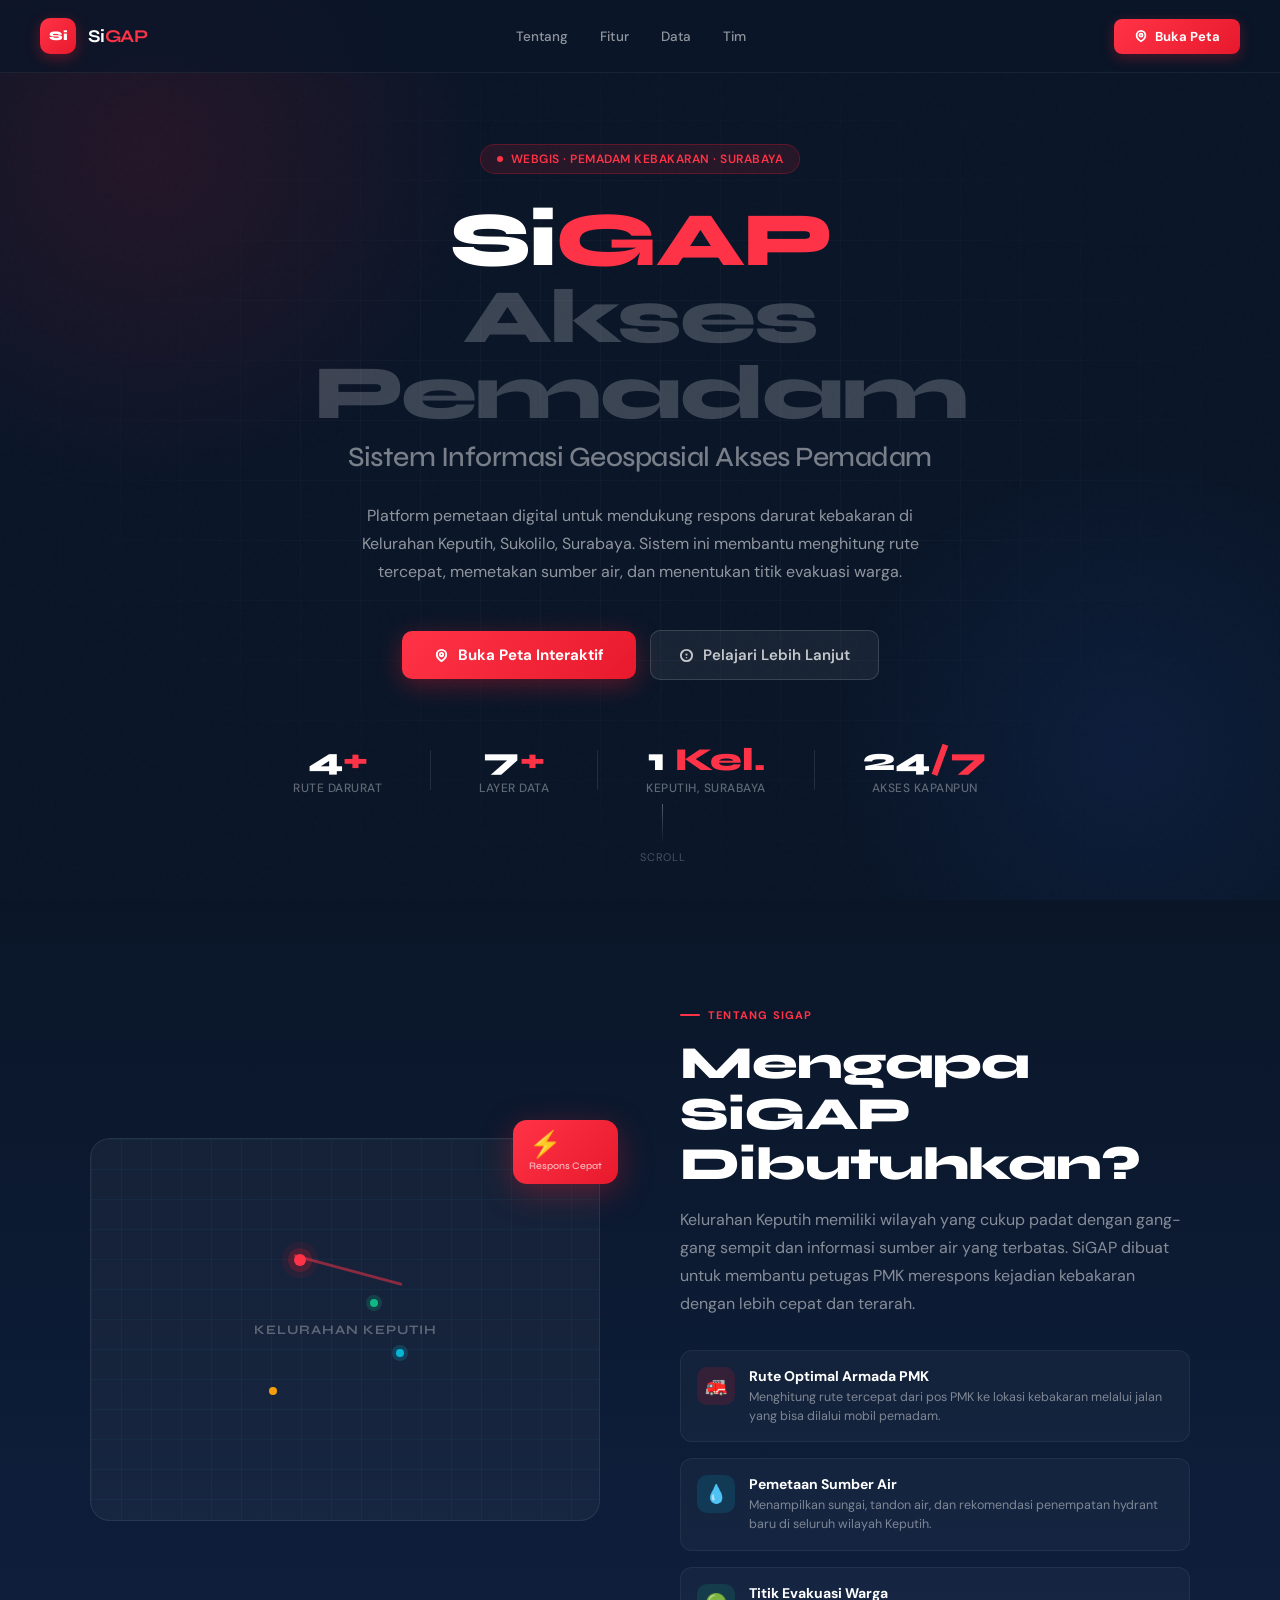
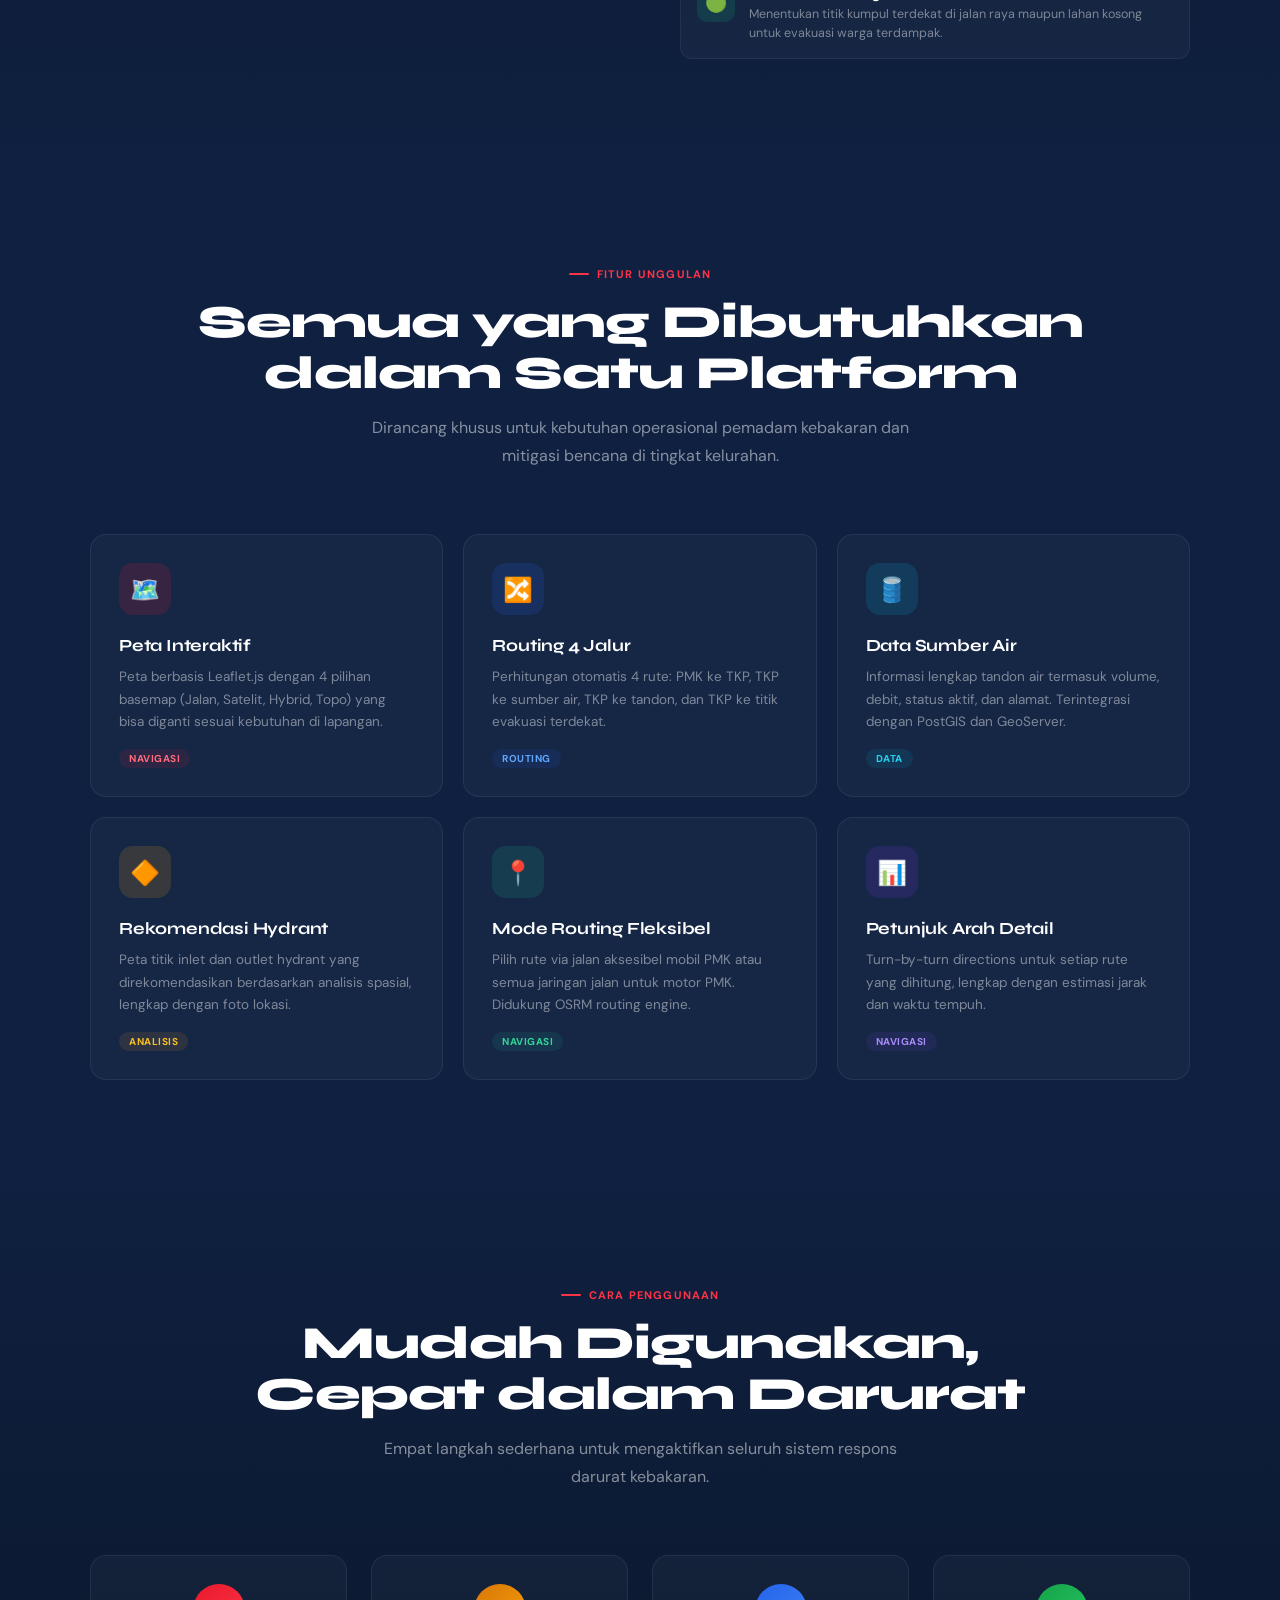
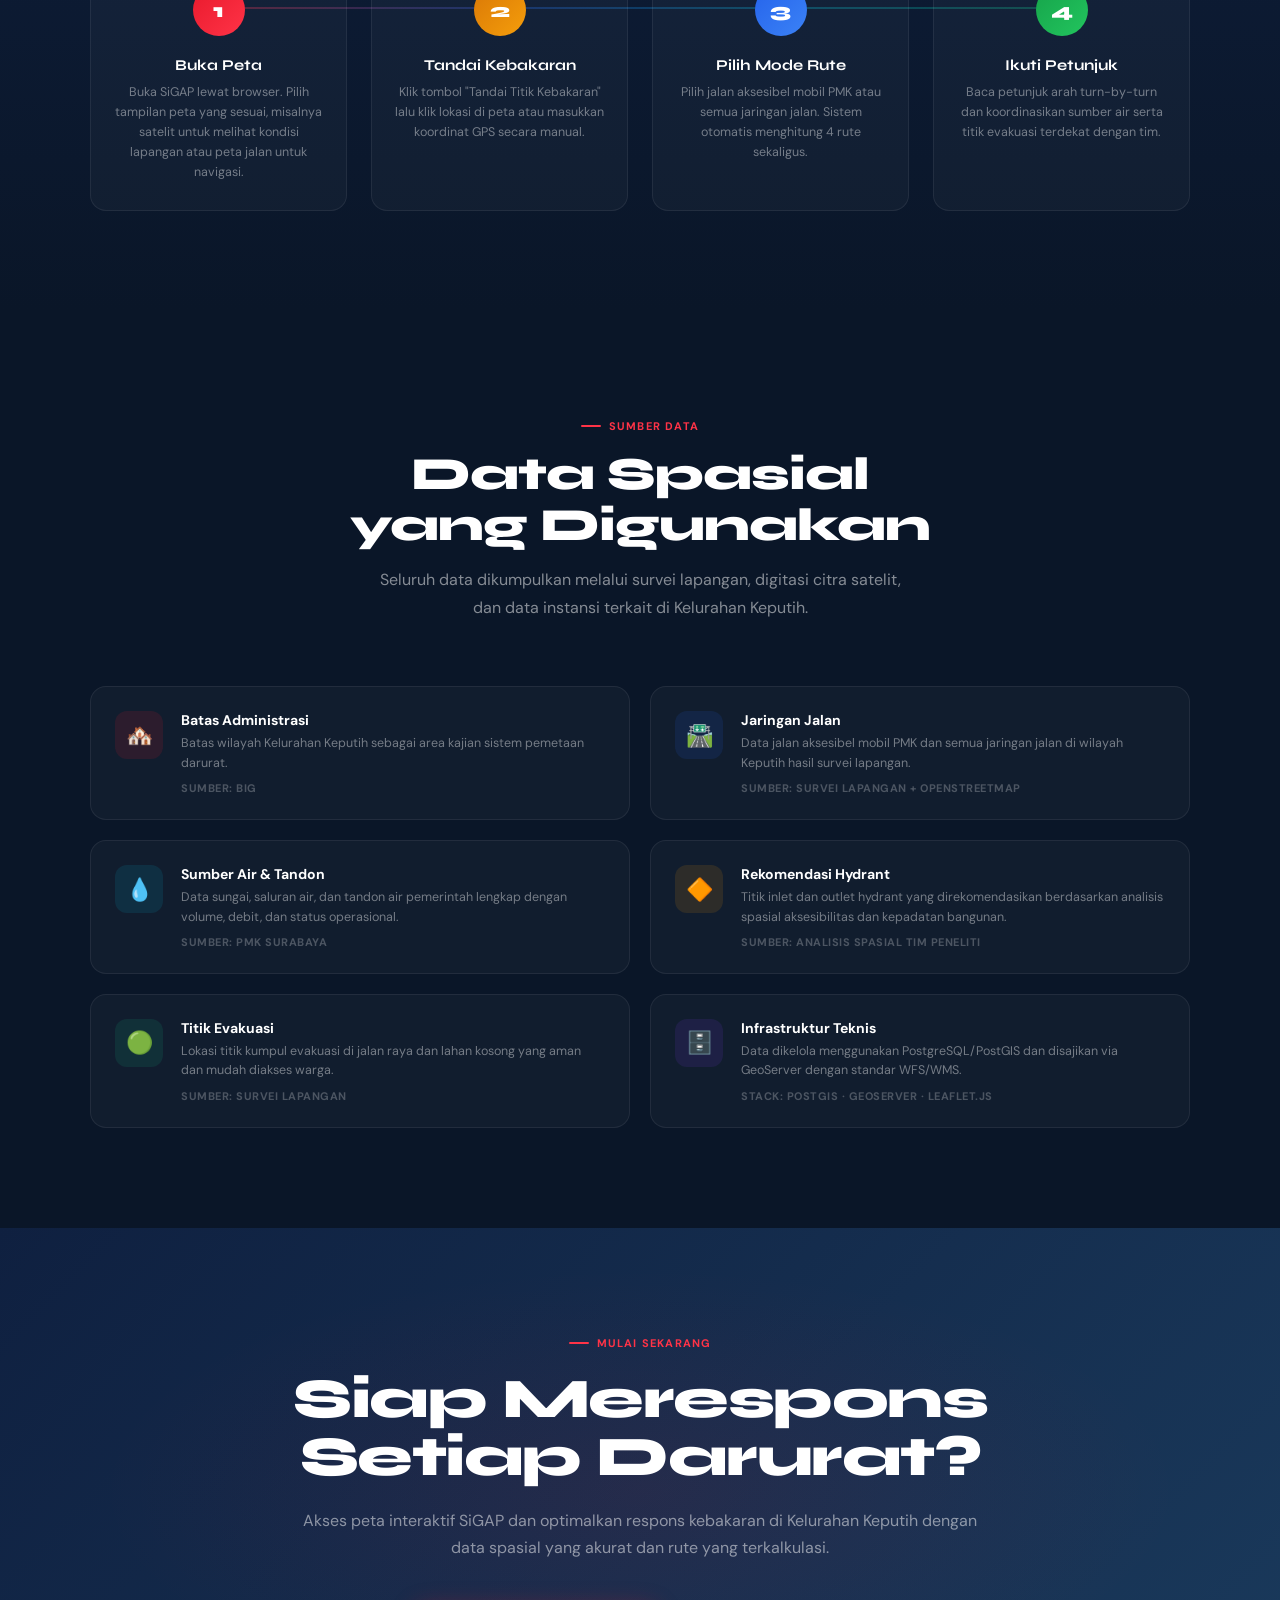
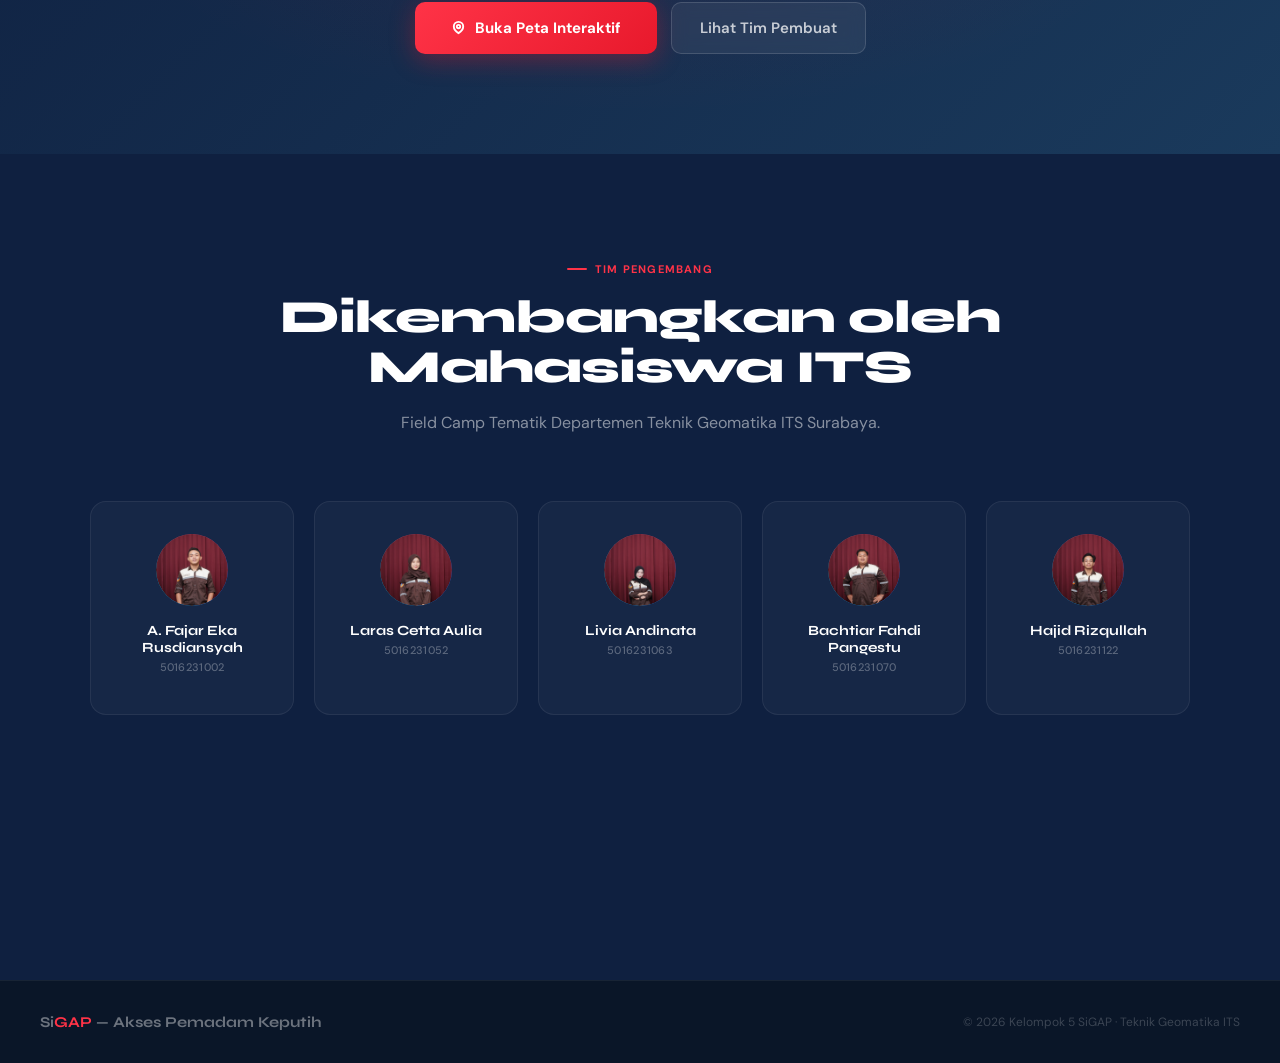
<file: sigap-vercel/index.html>
<!DOCTYPE html>
<html lang="id">
<head>
<meta charset="UTF-8"/>
<meta name="viewport" content="width=device-width,initial-scale=1"/>
<title>SiGAP — Sistem Informasi Geospasial Akses Pemadam Keputih</title>
<link rel="preconnect" href="https://fonts.googleapis.com"/>
<link href="https://fonts.googleapis.com/css2?family=Syne:wght@400;500;600;700;800&family=DM+Sans:ital,wght@0,300;0,400;0,500;0,600;1,400&display=swap" rel="stylesheet"/>
<style>
:root {
  --navy:   #0a1628;
  --navy2:  #0f2040;
  --navy3:  #1a3a5c;
  --red:    #e8192c;
  --red2:   #ff3347;
  --blue:   #2563eb;
  --teal:   #06b6d4;
  --green:  #10b981;
  --amber:  #f59e0b;
  --white:  #ffffff;
  --off:    #f0f4f8;
  --muted:  #64748b;
  --text:   #0d1b2a;
}

*,*::before,*::after{box-sizing:border-box;margin:0;padding:0}
html{scroll-behavior:smooth}
body{
  font-family:'DM Sans',sans-serif;
  background:var(--navy);
  color:var(--white);
  overflow-x:hidden;
}

/* ── NOISE TEXTURE ─────────────────────────── */
body::before{
  content:'';
  position:fixed;inset:0;
  background-image:url("data:image/svg+xml,%3Csvg viewBox='0 0 256 256' xmlns='http://www.w3.org/2000/svg'%3E%3Cfilter id='noise'%3E%3CfeTurbulence type='fractalNoise' baseFrequency='0.9' numOctaves='4' stitchTiles='stitch'/%3E%3C/filter%3E%3Crect width='100%25' height='100%25' filter='url(%23noise)' opacity='0.04'/%3E%3C/svg%3E");
  pointer-events:none;z-index:0;opacity:.4;
}

/* ── NAV ───────────────────────────────────── */
nav{
  position:fixed;top:0;left:0;right:0;z-index:900;
  padding:18px 40px;
  display:flex;align-items:center;justify-content:space-between;
  background:rgba(10,22,40,.7);
  backdrop-filter:blur(20px);
  border-bottom:1px solid rgba(255,255,255,.06);
  transition:all .3s;
}
.nav-brand{display:flex;align-items:center;gap:12px;text-decoration:none}
.nav-logo-box{
  width:36px;height:36px;border-radius:10px;
  background:linear-gradient(135deg,var(--red2),var(--red));
  display:flex;align-items:center;justify-content:center;
  font-family:'Syne',sans-serif;font-weight:800;font-size:13px;color:#fff;
  box-shadow:0 4px 14px rgba(232,25,44,.35);
}
.nav-name{
  font-family:'Syne',sans-serif;font-weight:700;font-size:18px;
  color:#fff;letter-spacing:-.2px;
}
.nav-name span{color:var(--red2)}
.nav-links{display:flex;align-items:center;gap:32px}
.nav-links a{
  color:rgba(255,255,255,.55);font-size:13.5px;font-weight:500;
  text-decoration:none;transition:color .2s;letter-spacing:.1px;
}
.nav-links a:hover{color:#fff}
.nav-cta{
  background:linear-gradient(135deg,var(--red2),var(--red));
  color:#fff;border:none;
  padding:9px 20px;border-radius:8px;
  font-size:13px;font-weight:700;font-family:'DM Sans',sans-serif;
  cursor:pointer;transition:all .2s;
  box-shadow:0 4px 14px rgba(232,25,44,.3);
  text-decoration:none;display:inline-flex;align-items:center;gap:7px;
}
.nav-cta:hover{transform:translateY(-1px);box-shadow:0 6px 20px rgba(232,25,44,.45)}

/* ── HERO ──────────────────────────────────── */
#hero{
  min-height:100vh;
  display:flex;align-items:center;justify-content:center;
  position:relative;overflow:hidden;
  padding:120px 40px 80px;
}

/* Radial glow backgrounds */
.hero-glow-1{
  position:absolute;top:-200px;left:-200px;
  width:700px;height:700px;border-radius:50%;
  background:radial-gradient(circle,rgba(232,25,44,.12) 0%,transparent 70%);
  pointer-events:none;
}
.hero-glow-2{
  position:absolute;bottom:-150px;right:-150px;
  width:600px;height:600px;border-radius:50%;
  background:radial-gradient(circle,rgba(37,99,235,.1) 0%,transparent 70%);
  pointer-events:none;
}

/* Grid lines decoration */
.hero-grid{
  position:absolute;inset:0;
  background-image:
    linear-gradient(rgba(255,255,255,.025) 1px,transparent 1px),
    linear-gradient(90deg,rgba(255,255,255,.025) 1px,transparent 1px);
  background-size:60px 60px;
  pointer-events:none;
  mask-image:radial-gradient(ellipse at center,black 30%,transparent 80%);
}

.hero-content{
  max-width:900px;text-align:center;position:relative;z-index:1;
}

.hero-badge{
  display:inline-flex;align-items:center;gap:8px;
  background:rgba(232,25,44,.12);border:1px solid rgba(232,25,44,.3);
  padding:6px 16px;border-radius:30px;
  font-size:12px;font-weight:600;color:var(--red2);
  letter-spacing:.5px;text-transform:uppercase;
  margin-bottom:28px;
  animation:fadeUp .8s ease both;
}
.hero-badge-dot{
  width:6px;height:6px;border-radius:50%;background:var(--red2);
  animation:blink 1.5s ease infinite;
}
@keyframes blink{0%,100%{opacity:1}50%{opacity:.2}}

.hero-title{
  font-family:'Syne',sans-serif;
  font-size:clamp(42px,6vw,80px);
  font-weight:800;
  line-height:1.0;
  letter-spacing:-2px;
  margin-bottom:8px;
  animation:fadeUp .8s .1s ease both;
}
.hero-title .t-red{color:var(--red2)}
.hero-title .t-dim{color:rgba(255,255,255,.2)}

.hero-title-sub{
  font-family:'Syne',sans-serif;
  font-size:clamp(18px,2.5vw,28px);
  font-weight:500;color:rgba(255,255,255,.45);
  letter-spacing:-0.5px;margin-bottom:28px;
  animation:fadeUp .8s .15s ease both;
}

.hero-desc{
  font-size:16px;line-height:1.75;
  color:rgba(255,255,255,.55);
  max-width:620px;margin:0 auto 44px;
  font-weight:400;
  animation:fadeUp .8s .2s ease both;
}

.hero-btns{
  display:flex;align-items:center;justify-content:center;gap:14px;
  flex-wrap:wrap;margin-bottom:64px;
  animation:fadeUp .8s .3s ease both;
}
.btn-primary{
  background:linear-gradient(135deg,var(--red2),var(--red));
  color:#fff;border:none;
  padding:14px 32px;border-radius:10px;
  font-size:15px;font-weight:700;font-family:'DM Sans',sans-serif;
  cursor:pointer;transition:all .25s;
  box-shadow:0 6px 24px rgba(232,25,44,.35);
  text-decoration:none;display:inline-flex;align-items:center;gap:9px;
}
.btn-primary:hover{transform:translateY(-2px);box-shadow:0 10px 32px rgba(232,25,44,.5)}
.btn-secondary{
  background:rgba(255,255,255,.06);
  border:1px solid rgba(255,255,255,.14);
  color:rgba(255,255,255,.75);
  padding:14px 28px;border-radius:10px;
  font-size:15px;font-weight:600;font-family:'DM Sans',sans-serif;
  cursor:pointer;transition:all .2s;
  text-decoration:none;display:inline-flex;align-items:center;gap:9px;
  backdrop-filter:blur(8px);
}
.btn-secondary:hover{background:rgba(255,255,255,.12);color:#fff;border-color:rgba(255,255,255,.28)}

/* Hero stats */
.hero-stats{
  display:flex;align-items:center;justify-content:center;gap:48px;
  flex-wrap:wrap;
  animation:fadeUp .8s .4s ease both;
}
.hstat{text-align:center}
.hstat-num{
  font-family:'Syne',sans-serif;font-size:32px;font-weight:800;
  color:#fff;line-height:1;margin-bottom:4px;
}
.hstat-num span{color:var(--red2)}
.hstat-label{font-size:12px;color:rgba(255,255,255,.35);font-weight:500;text-transform:uppercase;letter-spacing:.5px}
.hstat-div{width:1px;height:40px;background:rgba(255,255,255,.1)}

@keyframes fadeUp{
  from{opacity:0;transform:translateY(20px)}
  to{opacity:1;transform:translateY(0)}
}

/* ── SCROLL INDICATOR ─────────────────────── */
.scroll-ind{
  position:absolute;bottom:36px;left:50%;transform:translateX(-50%);
  display:flex;flex-direction:column;align-items:center;gap:6px;
  color:rgba(255,255,255,.25);font-size:11px;letter-spacing:.8px;text-transform:uppercase;
  animation:fadeUp 1s .6s ease both;
}
.scroll-ind-line{
  width:1px;height:40px;
  background:linear-gradient(to bottom,rgba(255,255,255,.3),transparent);
  animation:scrollLine 2s ease infinite;
}
@keyframes scrollLine{0%{transform:scaleY(0);transform-origin:top}50%{transform:scaleY(1);transform-origin:top}51%{transform:scaleY(1);transform-origin:bottom}100%{transform:scaleY(0);transform-origin:bottom}}

/* ── SECTION BASE ──────────────────────────── */
section{position:relative;z-index:1}
.section-tag{
  display:inline-flex;align-items:center;gap:8px;
  font-size:11px;font-weight:700;text-transform:uppercase;letter-spacing:1.2px;
  color:var(--red2);margin-bottom:16px;
}
.section-tag::before{
  content:'';width:20px;height:2px;background:var(--red2);border-radius:2px;
}
.section-title{
  font-family:'Syne',sans-serif;
  font-size:clamp(28px,4vw,46px);
  font-weight:800;line-height:1.1;
  letter-spacing:-1px;margin-bottom:16px;
}
.section-desc{
  font-size:16px;line-height:1.75;
  color:rgba(255,255,255,.5);max-width:540px;
}

/* ── ABOUT SECTION ─────────────────────────── */
#about{
  padding:100px 40px;
  background:linear-gradient(180deg,var(--navy) 0%,var(--navy2) 100%);
}
.about-inner{
  max-width:1100px;margin:0 auto;
  display:grid;grid-template-columns:1fr 1fr;gap:80px;align-items:center;
}
.about-visual{
  position:relative;
}
.about-map-mockup{
  background:rgba(255,255,255,.04);
  border:1px solid rgba(255,255,255,.08);
  border-radius:20px;overflow:hidden;
  aspect-ratio:4/3;
  display:flex;align-items:center;justify-content:center;
  position:relative;
}
.amap-grid{
  position:absolute;inset:0;
  background-image:
    linear-gradient(rgba(6,182,212,.06) 1px,transparent 1px),
    linear-gradient(90deg,rgba(6,182,212,.06) 1px,transparent 1px);
  background-size:30px 30px;
}
.amap-dot{
  position:absolute;border-radius:50%;
}
.amap-dot-1{width:12px;height:12px;background:var(--red2);top:30%;left:40%;box-shadow:0 0 0 6px rgba(232,25,44,.2),0 0 0 12px rgba(232,25,44,.08)}
.amap-dot-2{width:8px;height:8px;background:var(--teal);top:55%;left:60%;box-shadow:0 0 0 4px rgba(6,182,212,.2)}
.amap-dot-3{width:8px;height:8px;background:var(--green);top:42%;left:55%;box-shadow:0 0 0 4px rgba(16,185,129,.2)}
.amap-dot-4{width:8px;height:8px;background:var(--amber);top:65%;left:35%}
.amap-line{
  position:absolute;background:var(--red2);opacity:.5;
  height:3px;border-radius:3px;transform-origin:left;
  top:30%;left:40%;width:22%;transform:rotate(15deg);
}
.amap-center-label{
  font-family:'Syne',sans-serif;font-size:13px;font-weight:700;
  color:rgba(255,255,255,.3);letter-spacing:1px;text-transform:uppercase;
}

.about-badge-float{
  position:absolute;top:-18px;right:-18px;
  background:linear-gradient(135deg,var(--red2),var(--red));
  border-radius:14px;padding:12px 16px;
  box-shadow:0 8px 32px rgba(232,25,44,.35);
  font-family:'Syne',sans-serif;
}
.abf-num{font-size:26px;font-weight:800;color:#fff;line-height:1}
.abf-label{font-size:10px;color:rgba(255,255,255,.7);font-weight:500;margin-top:2px}

.about-content .section-desc{max-width:100%}
.feature-list{margin-top:32px;display:flex;flex-direction:column;gap:16px}
.feat-item{
  display:flex;align-items:flex-start;gap:14px;
  padding:16px;
  background:rgba(255,255,255,.03);
  border:1px solid rgba(255,255,255,.06);
  border-radius:12px;transition:all .2s;
}
.feat-item:hover{background:rgba(255,255,255,.06);border-color:rgba(255,255,255,.1)}
.feat-icon{
  width:38px;height:38px;border-radius:10px;
  display:flex;align-items:center;justify-content:center;
  font-size:18px;flex-shrink:0;
}
.feat-txt-title{font-size:14px;font-weight:700;color:#fff;margin-bottom:3px}
.feat-txt-sub{font-size:12.5px;color:rgba(255,255,255,.45);line-height:1.5}

/* ── FITUR SECTION ─────────────────────────── */
#fitur{
  padding:100px 40px;
  background:var(--navy2);
}
.fitur-inner{max-width:1100px;margin:0 auto}
.fitur-header{text-align:center;margin-bottom:64px}
.fitur-header .section-desc{margin:0 auto}

.fitur-grid{
  display:grid;
  grid-template-columns:repeat(3,1fr);
  gap:20px;
}
.fitur-card{
  background:rgba(255,255,255,.03);
  border:1px solid rgba(255,255,255,.07);
  border-radius:16px;padding:28px;
  transition:all .25s;position:relative;overflow:hidden;
}
.fitur-card::before{
  content:'';
  position:absolute;inset:0;
  background:linear-gradient(135deg,rgba(255,255,255,.03) 0%,transparent 60%);
  opacity:0;transition:opacity .3s;
}
.fitur-card:hover{
  transform:translateY(-4px);
  border-color:rgba(255,255,255,.15);
  box-shadow:0 20px 60px rgba(0,0,0,.3);
}
.fitur-card:hover::before{opacity:1}
.fc-icon{
  width:52px;height:52px;border-radius:14px;
  display:flex;align-items:center;justify-content:center;
  font-size:24px;margin-bottom:20px;
}
.fc-title{
  font-family:'Syne',sans-serif;font-size:17px;font-weight:700;
  color:#fff;margin-bottom:10px;letter-spacing:-.2px;
}
.fc-desc{font-size:13.5px;color:rgba(255,255,255,.45);line-height:1.65}
.fc-tag{
  display:inline-block;margin-top:16px;
  font-size:10px;font-weight:700;padding:3px 10px;border-radius:20px;
  text-transform:uppercase;letter-spacing:.5px;
}

/* ── CARA PAKAI SECTION ────────────────────── */
#cara{
  padding:100px 40px;
  background:linear-gradient(180deg,var(--navy2) 0%,var(--navy) 100%);
}
.cara-inner{max-width:1100px;margin:0 auto}
.cara-header{text-align:center;margin-bottom:64px}
.cara-header .section-desc{margin:0 auto}

.steps-wrap{
  display:grid;grid-template-columns:repeat(4,1fr);gap:24px;
  position:relative;
}
.steps-wrap::before{
  content:'';
  position:absolute;top:52px;left:12.5%;right:12.5%;height:2px;
  background:linear-gradient(90deg,var(--red2),var(--blue),var(--teal),var(--green));
  opacity:.3;
}
.step-card{
  text-align:center;padding:28px 20px;
  background:rgba(255,255,255,.03);
  border:1px solid rgba(255,255,255,.07);
  border-radius:16px;position:relative;
  transition:all .25s;
}
.step-card:hover{background:rgba(255,255,255,.06);transform:translateY(-3px)}
.step-num{
  width:52px;height:52px;border-radius:50%;
  margin:0 auto 20px;
  display:flex;align-items:center;justify-content:center;
  font-family:'Syne',sans-serif;font-size:20px;font-weight:800;color:#fff;
  position:relative;z-index:1;
}
.step-title{font-family:'Syne',sans-serif;font-size:15px;font-weight:700;color:#fff;margin-bottom:8px}
.step-desc{font-size:12.5px;color:rgba(255,255,255,.42);line-height:1.6}

/* ── DATA SECTION ──────────────────────────── */
#data{
  padding:100px 40px;
  background:var(--navy);
}
.data-inner{max-width:1100px;margin:0 auto}
.data-header{text-align:center;margin-bottom:64px}
.data-header .section-desc{margin:0 auto}

.data-grid{
  display:grid;grid-template-columns:repeat(2,1fr);gap:20px;
}
.data-card{
  display:flex;align-items:flex-start;gap:18px;
  padding:24px;
  background:rgba(255,255,255,.03);
  border:1px solid rgba(255,255,255,.07);
  border-radius:16px;transition:all .2s;
}
.data-card:hover{background:rgba(255,255,255,.06);border-color:rgba(255,255,255,.12)}
.dc-icon{
  width:48px;height:48px;border-radius:12px;
  display:flex;align-items:center;justify-content:center;
  font-size:22px;flex-shrink:0;
}
.dc-title{font-size:14px;font-weight:700;color:#fff;margin-bottom:5px}
.dc-desc{font-size:12.5px;color:rgba(255,255,255,.42);line-height:1.55}
.dc-count{
  margin-top:8px;font-size:11px;font-weight:700;
  color:rgba(255,255,255,.25);text-transform:uppercase;letter-spacing:.5px;
}

/* ── CTA SECTION ───────────────────────────── */
#cta{
  padding:100px 40px;
  background:linear-gradient(135deg,var(--navy2) 0%,var(--navy3) 100%);
  text-align:center;
}
.cta-inner{max-width:700px;margin:0 auto}
.cta-glow{
  position:absolute;inset:0;
  background:radial-gradient(ellipse at center,rgba(232,25,44,.08) 0%,transparent 60%);
  pointer-events:none;
}
.cta-title{
  font-family:'Syne',sans-serif;
  font-size:clamp(32px,5vw,56px);
  font-weight:800;line-height:1.05;
  letter-spacing:-1.5px;margin-bottom:20px;
}
.cta-desc{
  font-size:16px;color:rgba(255,255,255,.5);
  line-height:1.7;margin-bottom:40px;
}
.cta-btns{display:flex;justify-content:center;gap:14px;flex-wrap:wrap}

/* ── TEAM SECTION ──────────────────────────── */
#tim{
  padding:100px 40px;
  background:var(--navy2);
}
.tim-inner{max-width:1100px;margin:0 auto}
.tim-header{text-align:center;margin-bottom:64px}
.tim-header .section-desc{margin:0 auto}

.tim-grid{
  display:grid;
  grid-template-columns:repeat(4,1fr);
  gap:20px;
  margin-bottom:40px;
}
.tim-card{
  text-align:center;padding:32px 20px;
  background:rgba(255,255,255,.03);
  border:1px solid rgba(255,255,255,.07);
  border-radius:16px;transition:all .25s;
}
.tim-card:hover{
  background:rgba(255,255,255,.07);
  border-color:rgba(255,255,255,.15);
  transform:translateY(-4px);
  box-shadow:0 20px 60px rgba(0,0,0,.25);
}
.tim-avatar{
  width:72px;height:72px;border-radius:50%;
  margin:0 auto 16px;
  display:flex;align-items:center;justify-content:center;
  font-family:'Syne',sans-serif;font-size:26px;font-weight:800;color:#fff;
  position:relative;
}
.tim-avatar::after{
  content:'';
  position:absolute;inset:-3px;border-radius:50%;
  background:conic-gradient(var(--red2),var(--blue),var(--teal),var(--red2));
  z-index:-1;opacity:.6;
}
.tim-name{font-family:'Syne',sans-serif;font-size:14px;font-weight:700;color:#fff;margin-bottom:4px}
.tim-nim{font-size:11px;color:rgba(255,255,255,.3);font-weight:500;margin-bottom:8px;letter-spacing:.3px}
.tim-role{
  font-size:11px;font-weight:700;padding:3px 10px;border-radius:20px;
  display:inline-block;text-transform:uppercase;letter-spacing:.4px;
}

.tim-course{
  max-width:600px;margin:0 auto;
  text-align:center;
  padding:28px;
  background:rgba(255,255,255,.03);
  border:1px solid rgba(255,255,255,.07);
  border-radius:16px;
}
.tc-label{font-size:11px;font-weight:700;color:rgba(255,255,255,.3);text-transform:uppercase;letter-spacing:.8px;margin-bottom:10px}
.tc-name{font-family:'Syne',sans-serif;font-size:18px;font-weight:700;color:#fff;margin-bottom:4px}
.tc-univ{font-size:13px;color:rgba(255,255,255,.4)}

/* ── FOOTER ────────────────────────────────── */
footer{
  padding:32px 40px;
  background:var(--navy);
  border-top:1px solid rgba(255,255,255,.06);
  display:flex;align-items:center;justify-content:space-between;
  flex-wrap:wrap;gap:12px;
}
.foot-brand{
  font-family:'Syne',sans-serif;font-size:15px;font-weight:700;color:rgba(255,255,255,.4);
}
.foot-brand span{color:var(--red2)}
.foot-copy{font-size:12px;color:rgba(255,255,255,.2)}

/* ── SCROLL REVEAL ─────────────────────────── */
.reveal{
  opacity:0;transform:translateY(28px);
  transition:opacity .7s ease,transform .7s ease;
}
.reveal.visible{opacity:1;transform:none}
.reveal-d1{transition-delay:.1s}
.reveal-d2{transition-delay:.2s}
.reveal-d3{transition-delay:.3s}
.reveal-d4{transition-delay:.4s}

/* ── RESPONSIVE ────────────────────────────── */
@media(max-width:900px){
  .about-inner{grid-template-columns:1fr;gap:48px}
  .fitur-grid{grid-template-columns:1fr 1fr}
  .steps-wrap{grid-template-columns:1fr 1fr}
  .steps-wrap::before{display:none}
  .data-grid{grid-template-columns:1fr}
  .tim-grid{grid-template-columns:1fr 1fr}
  nav{padding:16px 20px}
  .nav-links{display:none}
}
@media(max-width:600px){
  .fitur-grid,.tim-grid{grid-template-columns:1fr}
  .hero-stats{gap:24px}
  .hstat-div{display:none}
  section{padding-left:20px!important;padding-right:20px!important}
  footer{flex-direction:column;text-align:center}
  .hero-title{letter-spacing:-1px;font-size:clamp(36px,10vw,60px)}
  .hero-content{padding:0 4px}
  body{overflow-x:hidden;max-width:100vw}
  .tim-grid[style]{grid-template-columns:repeat(2,1fr)!important}
  .hero-btns{flex-direction:column;align-items:stretch}
  .btn-primary,.btn-secondary{justify-content:center}
  nav{padding:12px 16px}
  .nav-cta{padding:8px 12px;font-size:12px}
}
</style>
</head>
<body>

<!-- NAV -->
<nav id="navbar">
  <a href="#" class="nav-brand">
    <div class="nav-logo-box">Si</div>
    <span class="nav-name">Si<span>GAP</span></span>
  </a>
  <div class="nav-links">
    <a href="#about">Tentang</a>
    <a href="#fitur">Fitur</a>
    <a href="#data">Data</a>
    <a href="#tim">Tim</a>
  </div>
  <a href="peta.html" class="nav-cta">
    <svg viewBox="0 0 16 16" width="14" fill="none" stroke="currentColor" stroke-width="2"><path d="M8 2C5.239 2 3 4.239 3 7c0 4 5 7 5 7s5-3 5-7c0-2.761-2.239-5-5-5z"/><circle cx="8" cy="7" r="1.8"/></svg>
    Buka Peta
  </a>
</nav>

<!-- HERO -->
<section id="hero">
  <div class="hero-glow-1"></div>
  <div class="hero-glow-2"></div>
  <div class="hero-grid"></div>
  <div class="hero-content">
    <div class="hero-badge">
      <span class="hero-badge-dot"></span>
      WebGIS · Pemadam Kebakaran · Surabaya
    </div>
    <h1 class="hero-title">
      Si<span class="t-red">GAP</span><br/>
      <span class="t-dim">Akses Pemadam</span>
    </h1>
    <p class="hero-title-sub">Sistem Informasi Geospasial Akses Pemadam</p>
    <p class="hero-desc">
      Platform pemetaan digital untuk mendukung respons darurat kebakaran di Kelurahan Keputih, Sukolilo, Surabaya. Sistem ini membantu menghitung rute tercepat, memetakan sumber air, dan menentukan titik evakuasi warga.
    </p>
    <div class="hero-btns">
      <a href="index.html" class="btn-primary">
        <svg viewBox="0 0 16 16" width="15" fill="none" stroke="currentColor" stroke-width="2"><path d="M8 2C5.239 2 3 4.239 3 7c0 4 5 7 5 7s5-3 5-7c0-2.761-2.239-5-5-5z"/><circle cx="8" cy="7" r="1.8"/></svg>
        Buka Peta Interaktif
      </a>
      <a href="#about" class="btn-secondary">
        <svg viewBox="0 0 16 16" width="15" fill="none" stroke="currentColor" stroke-width="2"><circle cx="8" cy="8" r="6"/><line x1="8" y1="6" x2="8" y2="8"/><circle cx="8" cy="10.5" r=".8" fill="currentColor" stroke="none"/></svg>
        Pelajari Lebih Lanjut
      </a>
    </div>
    <div class="hero-stats">
      <div class="hstat">
        <div class="hstat-num">4<span>+</span></div>
        <div class="hstat-label">Rute Darurat</div>
      </div>
      <div class="hstat-div"></div>
      <div class="hstat">
        <div class="hstat-num">7<span>+</span></div>
        <div class="hstat-label">Layer Data</div>
      </div>
      <div class="hstat-div"></div>
      <div class="hstat">
        <div class="hstat-num">1<span> Kel.</span></div>
        <div class="hstat-label">Keputih, Surabaya</div>
      </div>
      <div class="hstat-div"></div>
      <div class="hstat">
        <div class="hstat-num">24<span>/7</span></div>
        <div class="hstat-label">Akses Kapanpun</div>
      </div>
    </div>
  </div>
  <div class="scroll-ind">
    <div class="scroll-ind-line"></div>
    Scroll
  </div>
</section>

<!-- ABOUT -->
<section id="about">
  <div class="about-inner">
    <div class="about-visual reveal">
      <div class="about-map-mockup">
        <div class="amap-grid"></div>
        <div class="amap-dot amap-dot-1"></div>
        <div class="amap-dot amap-dot-2"></div>
        <div class="amap-dot amap-dot-3"></div>
        <div class="amap-dot amap-dot-4"></div>
        <div class="amap-line"></div>
        <div class="amap-center-label">Kelurahan Keputih</div>
      </div>
      <div class="about-badge-float">
        <div class="abf-num">⚡</div>
        <div class="abf-label">Respons Cepat</div>
      </div>
    </div>
    <div class="about-content reveal reveal-d1">
      <div class="section-tag">Tentang SiGAP</div>
      <h2 class="section-title">Mengapa SiGAP<br/>Dibutuhkan?</h2>
      <p class="section-desc">
        Kelurahan Keputih memiliki wilayah yang cukup padat dengan gang-gang sempit dan informasi sumber air yang terbatas. SiGAP dibuat untuk membantu petugas PMK merespons kejadian kebakaran dengan lebih cepat dan terarah.
      </p>
      <div class="feature-list">
        <div class="feat-item">
          <div class="feat-icon" style="background:rgba(232,25,44,.15)">🚒</div>
          <div>
            <div class="feat-txt-title">Rute Optimal Armada PMK</div>
            <div class="feat-txt-sub">Menghitung rute tercepat dari pos PMK ke lokasi kebakaran melalui jalan yang bisa dilalui mobil pemadam.</div>
          </div>
        </div>
        <div class="feat-item">
          <div class="feat-icon" style="background:rgba(6,182,212,.15)">💧</div>
          <div>
            <div class="feat-txt-title">Pemetaan Sumber Air</div>
            <div class="feat-txt-sub">Menampilkan sungai, tandon air, dan rekomendasi penempatan hydrant baru di seluruh wilayah Keputih.</div>
          </div>
        </div>
        <div class="feat-item">
          <div class="feat-icon" style="background:rgba(16,185,129,.15)">🟢</div>
          <div>
            <div class="feat-txt-title">Titik Evakuasi Warga</div>
            <div class="feat-txt-sub">Menentukan titik kumpul terdekat di jalan raya maupun lahan kosong untuk evakuasi warga terdampak.</div>
          </div>
        </div>
      </div>
    </div>
  </div>
</section>

<!-- FITUR -->
<section id="fitur">
  <div class="fitur-inner">
    <div class="fitur-header">
      <div class="section-tag">Fitur Unggulan</div>
      <h2 class="section-title reveal">Semua yang Dibutuhkan<br/>dalam Satu Platform</h2>
      <p class="section-desc reveal reveal-d1">Dirancang khusus untuk kebutuhan operasional pemadam kebakaran dan mitigasi bencana di tingkat kelurahan.</p>
    </div>
    <div class="fitur-grid">
      <div class="fitur-card reveal">
        <div class="fc-icon" style="background:rgba(232,25,44,.15)">🗺️</div>
        <div class="fc-title">Peta Interaktif</div>
        <div class="fc-desc">Peta berbasis Leaflet.js dengan 4 pilihan basemap (Jalan, Satelit, Hybrid, Topo) yang bisa diganti sesuai kebutuhan di lapangan.</div>
        <span class="fc-tag" style="background:rgba(232,25,44,.1);color:#ff6b7a">Navigasi</span>
      </div>
      <div class="fitur-card reveal reveal-d1">
        <div class="fc-icon" style="background:rgba(37,99,235,.15)">🔀</div>
        <div class="fc-title">Routing 4 Jalur</div>
        <div class="fc-desc">Perhitungan otomatis 4 rute: PMK ke TKP, TKP ke sumber air, TKP ke tandon, dan TKP ke titik evakuasi terdekat.</div>
        <span class="fc-tag" style="background:rgba(37,99,235,.1);color:#60a5fa">Routing</span>
      </div>
      <div class="fitur-card reveal reveal-d2">
        <div class="fc-icon" style="background:rgba(6,182,212,.15)">🛢️</div>
        <div class="fc-title">Data Sumber Air</div>
        <div class="fc-desc">Informasi lengkap tandon air termasuk volume, debit, status aktif, dan alamat. Terintegrasi dengan PostGIS dan GeoServer.</div>
        <span class="fc-tag" style="background:rgba(6,182,212,.1);color:#22d3ee">Data</span>
      </div>
      <div class="fitur-card reveal">
        <div class="fc-icon" style="background:rgba(245,158,11,.15)">🔶</div>
        <div class="fc-title">Rekomendasi Hydrant</div>
        <div class="fc-desc">Peta titik inlet dan outlet hydrant yang direkomendasikan berdasarkan analisis spasial, lengkap dengan foto lokasi.</div>
        <span class="fc-tag" style="background:rgba(245,158,11,.1);color:#fbbf24">Analisis</span>
      </div>
      <div class="fitur-card reveal reveal-d1">
        <div class="fc-icon" style="background:rgba(16,185,129,.15)">📍</div>
        <div class="fc-title">Mode Routing Fleksibel</div>
        <div class="fc-desc">Pilih rute via jalan aksesibel mobil PMK atau semua jaringan jalan untuk motor PMK. Didukung OSRM routing engine.</div>
        <span class="fc-tag" style="background:rgba(16,185,129,.1);color:#34d399">Navigasi</span>
      </div>
      <div class="fitur-card reveal reveal-d2">
        <div class="fc-icon" style="background:rgba(124,58,237,.15)">📊</div>
        <div class="fc-title">Petunjuk Arah Detail</div>
        <div class="fc-desc">Turn-by-turn directions untuk setiap rute yang dihitung, lengkap dengan estimasi jarak dan waktu tempuh.</div>
        <span class="fc-tag" style="background:rgba(124,58,237,.1);color:#a78bfa">Navigasi</span>
      </div>
    </div>
  </div>
</section>

<!-- CARA PAKAI -->
<section id="cara">
  <div class="cara-inner">
    <div class="cara-header">
      <div class="section-tag">Cara Penggunaan</div>
      <h2 class="section-title reveal">Mudah Digunakan,<br/>Cepat dalam Darurat</h2>
      <p class="section-desc reveal reveal-d1">Empat langkah sederhana untuk mengaktifkan seluruh sistem respons darurat kebakaran.</p>
    </div>
    <div class="steps-wrap">
      <div class="step-card reveal">
        <div class="step-num" style="background:linear-gradient(135deg,#e8192c,#ff3347)">1</div>
        <div class="step-title">Buka Peta</div>
        <div class="step-desc">Buka SiGAP lewat browser. Pilih tampilan peta yang sesuai, misalnya satelit untuk melihat kondisi lapangan atau peta jalan untuk navigasi.</div>
      </div>
      <div class="step-card reveal reveal-d1">
        <div class="step-num" style="background:linear-gradient(135deg,#d97706,#f59e0b)">2</div>
        <div class="step-title">Tandai Kebakaran</div>
        <div class="step-desc">Klik tombol "Tandai Titik Kebakaran" lalu klik lokasi di peta atau masukkan koordinat GPS secara manual.</div>
      </div>
      <div class="step-card reveal reveal-d2">
        <div class="step-num" style="background:linear-gradient(135deg,#2563eb,#3b82f6)">3</div>
        <div class="step-title">Pilih Mode Rute</div>
        <div class="step-desc">Pilih jalan aksesibel mobil PMK atau semua jaringan jalan. Sistem otomatis menghitung 4 rute sekaligus.</div>
      </div>
      <div class="step-card reveal reveal-d3">
        <div class="step-num" style="background:linear-gradient(135deg,#16a34a,#22c55e)">4</div>
        <div class="step-title">Ikuti Petunjuk</div>
        <div class="step-desc">Baca petunjuk arah turn-by-turn dan koordinasikan sumber air serta titik evakuasi terdekat dengan tim.</div>
      </div>
    </div>
  </div>
</section>

<!-- DATA -->
<section id="data">
  <div class="data-inner">
    <div class="data-header">
      <div class="section-tag">Sumber Data</div>
      <h2 class="section-title reveal">Data Spasial<br/>yang Digunakan</h2>
      <p class="section-desc reveal reveal-d1">Seluruh data dikumpulkan melalui survei lapangan, digitasi citra satelit, dan data instansi terkait di Kelurahan Keputih.</p>
    </div>
    <div class="data-grid">
      <div class="data-card reveal">
        <div class="dc-icon" style="background:rgba(232,25,44,.12)">🏘️</div>
        <div>
          <div class="dc-title">Batas Administrasi</div>
          <div class="dc-desc">Batas wilayah Kelurahan Keputih sebagai area kajian sistem pemetaan darurat.</div>
          <div class="dc-count">Sumber: BIG</div>
        </div>
      </div>
      <div class="data-card reveal reveal-d1">
        <div class="dc-icon" style="background:rgba(37,99,235,.12)">🛣️</div>
        <div>
          <div class="dc-title">Jaringan Jalan</div>
          <div class="dc-desc">Data jalan aksesibel mobil PMK dan semua jaringan jalan di wilayah Keputih hasil survei lapangan.</div>
          <div class="dc-count">Sumber: Survei lapangan + OpenStreetMap</div>
        </div>
      </div>
      <div class="data-card reveal">
        <div class="dc-icon" style="background:rgba(6,182,212,.12)">💧</div>
        <div>
          <div class="dc-title">Sumber Air & Tandon</div>
          <div class="dc-desc">Data sungai, saluran air, dan tandon air pemerintah lengkap dengan volume, debit, dan status operasional.</div>
          <div class="dc-count">Sumber: PMK Surabaya</div>
        </div>
      </div>
      <div class="data-card reveal reveal-d1">
        <div class="dc-icon" style="background:rgba(245,158,11,.12)">🔶</div>
        <div>
          <div class="dc-title">Rekomendasi Hydrant</div>
          <div class="dc-desc">Titik inlet dan outlet hydrant yang direkomendasikan berdasarkan analisis spasial aksesibilitas dan kepadatan bangunan.</div>
          <div class="dc-count">Sumber: Analisis spasial tim peneliti</div>
        </div>
      </div>
      <div class="data-card reveal">
        <div class="dc-icon" style="background:rgba(16,185,129,.12)">🟢</div>
        <div>
          <div class="dc-title">Titik Evakuasi</div>
          <div class="dc-desc">Lokasi titik kumpul evakuasi di jalan raya dan lahan kosong yang aman dan mudah diakses warga.</div>
          <div class="dc-count">Sumber: Survei lapangan</div>
        </div>
      </div>
      <div class="data-card reveal reveal-d1">
        <div class="dc-icon" style="background:rgba(124,58,237,.12)">🗄️</div>
        <div>
          <div class="dc-title">Infrastruktur Teknis</div>
          <div class="dc-desc">Data dikelola menggunakan PostgreSQL/PostGIS dan disajikan via GeoServer dengan standar WFS/WMS.</div>
          <div class="dc-count">Stack: PostGIS · GeoServer · Leaflet.js</div>
        </div>
      </div>
    </div>
  </div>
</section>

<!-- CTA -->
<section id="cta" style="position:relative">
  <div class="cta-glow"></div>
  <div class="cta-inner" style="position:relative;z-index:1">
    <div class="section-tag" style="justify-content:center;margin-bottom:20px">Mulai Sekarang</div>
    <h2 class="cta-title reveal">Siap Merespons<br/>Setiap Darurat?</h2>
    <p class="cta-desc reveal reveal-d1">
      Akses peta interaktif SiGAP dan optimalkan respons kebakaran di Kelurahan Keputih 
      dengan data spasial yang akurat dan rute yang terkalkulasi.
    </p>
    <div class="cta-btns reveal reveal-d2">
      <a href="index.html" class="btn-primary" style="font-size:15px;padding:15px 36px">
        <svg viewBox="0 0 16 16" width="15" fill="none" stroke="currentColor" stroke-width="2"><path d="M8 2C5.239 2 3 4.239 3 7c0 4 5 7 5 7s5-3 5-7c0-2.761-2.239-5-5-5z"/><circle cx="8" cy="7" r="1.8"/></svg>
        Buka Peta Interaktif
      </a>
      <a href="#tim" class="btn-secondary" style="font-size:15px;padding:15px 28px">
        Lihat Tim Pembuat
      </a>
    </div>
  </div>
</section>

<!-- TIM -->
<section id="tim">
  <div class="tim-inner">
    <div class="tim-header">
      <div class="section-tag">Tim Pengembang</div>
      <h2 class="section-title reveal">Dikembangkan oleh<br/>Mahasiswa ITS</h2>
      <p class="section-desc reveal reveal-d1">Field Camp Tematik Departemen Teknik Geomatika ITS Surabaya.</p>
    </div>
    <div class="tim-grid" style="grid-template-columns:repeat(5,1fr)">
      <div class="tim-card reveal">
        <div class="tim-avatar" style="background:none;width:72px;height:72px;overflow:hidden">
          <img src="assets/fajar.JPG" style="width:100%;height:100%;object-fit:cover;border-radius:50%"/>
        </div>
        <div class="tim-name">A. Fajar Eka Rusdiansyah</div>
        <div class="tim-nim">5016231002</div>
      </div>
      <div class="tim-card reveal reveal-d1">
        <div class="tim-avatar" style="background:none;width:72px;height:72px;overflow:hidden">
          <img src="assets/laras.JPG" style="width:100%;height:100%;object-fit:cover;border-radius:50%"/>
        </div>
        <div class="tim-name">Laras Cetta Aulia</div>
        <div class="tim-nim">5016231052</div>
      </div>
      <div class="tim-card reveal reveal-d2">
        <div class="tim-avatar" style="background:none;width:72px;height:72px;overflow:hidden">
          <img src="assets/livia.JPG" style="width:100%;height:100%;object-fit:cover;border-radius:50%"/>
        </div>
        <div class="tim-name">Livia Andinata</div>
        <div class="tim-nim">5016231063</div>
      </div>
      <div class="tim-card reveal reveal-d3">
        <div class="tim-avatar" style="background:none;width:72px;height:72px;overflow:hidden">
          <img src="assets/bachtiar.JPG" style="width:100%;height:100%;object-fit:cover;border-radius:50%"/>
        </div>
        <div class="tim-name">Bachtiar Fahdi Pangestu</div>
        <div class="tim-nim">5016231070</div>
      </div>
      <div class="tim-card reveal reveal-d4">
        <div class="tim-avatar" style="background:none;width:72px;height:72px;overflow:hidden">
          <img src="assets/hajid.JPG" style="width:100%;height:100%;object-fit:cover;border-radius:50%"/>
        </div>
        <div class="tim-name">Hajid Rizqullah</div>
        <div class="tim-nim">5016231122</div>
      </div>
    </div>
    <div class="tim-course reveal">
      <div class="tc-label">Kelompok 5</div>
      <div class="tc-name">Field Camp Tematik</div>
      <div class="tc-univ">Departemen Teknik Geomatika · Institut Teknologi Sepuluh Nopember · 2025/2026</div>
    </div>
  </div>
</section>

<!-- FOOTER -->
<footer>
  <div class="foot-brand">Si<span>GAP</span> — Akses Pemadam Keputih</div>
  <div class="foot-copy">© 2026 Kelompok 5 SiGAP · Teknik Geomatika ITS</div>
</footer>

<script>
// ── NAVBAR scroll effect
window.addEventListener('scroll', () => {
  const nav = document.getElementById('navbar');
  if (window.scrollY > 60) {
    nav.style.background = 'rgba(10,22,40,.95)';
    nav.style.boxShadow = '0 4px 30px rgba(0,0,0,.3)';
  } else {
    nav.style.background = 'rgba(10,22,40,.7)';
    nav.style.boxShadow = 'none';
  }
});

// ── SCROLL REVEAL
const revealEls = document.querySelectorAll('.reveal');
const io = new IntersectionObserver(entries => {
  entries.forEach(e => {
    if (e.isIntersecting) {
      e.target.classList.add('visible');
    }
  });
}, { threshold: 0.12 });
revealEls.forEach(el => io.observe(el));

// ── SMOOTH SCROLL for nav links
document.querySelectorAll('a[href^="#"]').forEach(a => {
  a.addEventListener('click', e => {
    const target = document.querySelector(a.getAttribute('href'));
    if (target) {
      e.preventDefault();
      target.scrollIntoView({ behavior: 'smooth', block: 'start' });
    }
  });
});
</script>
</body>
</html>
</file>
